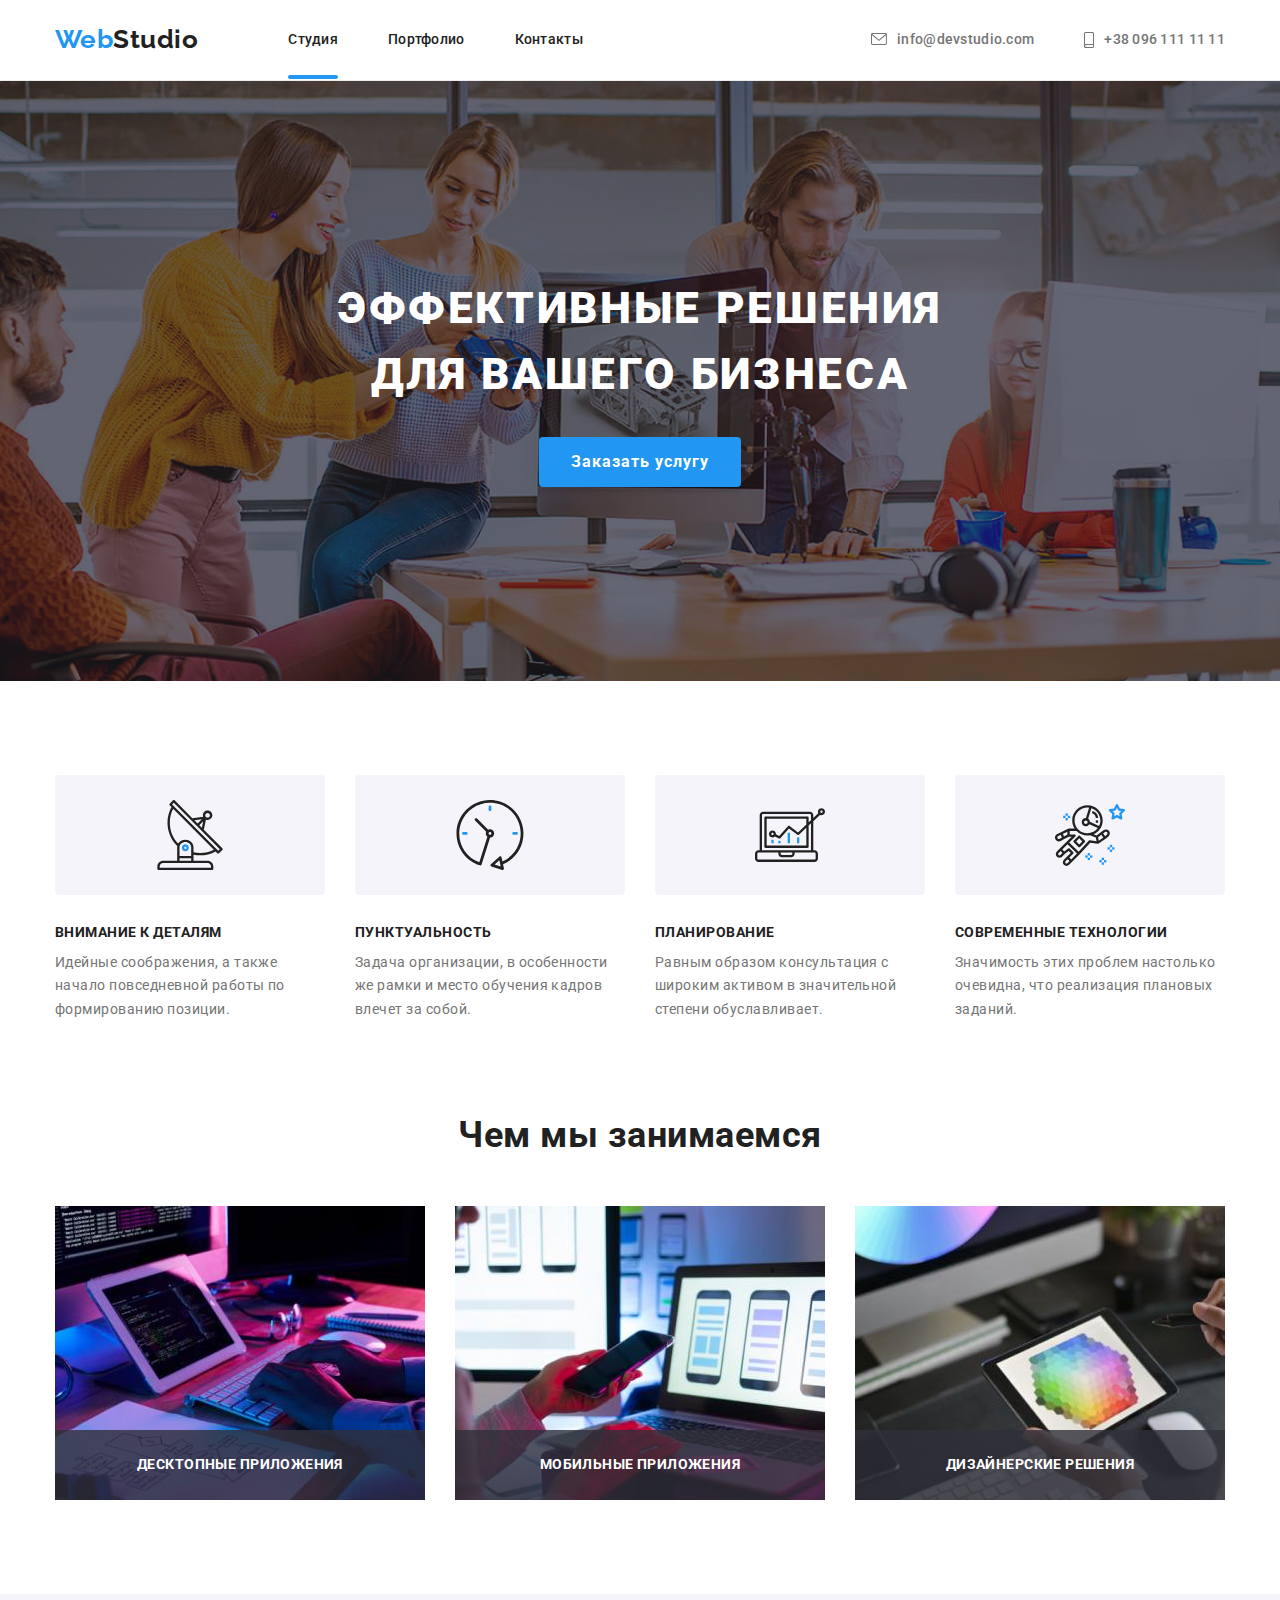
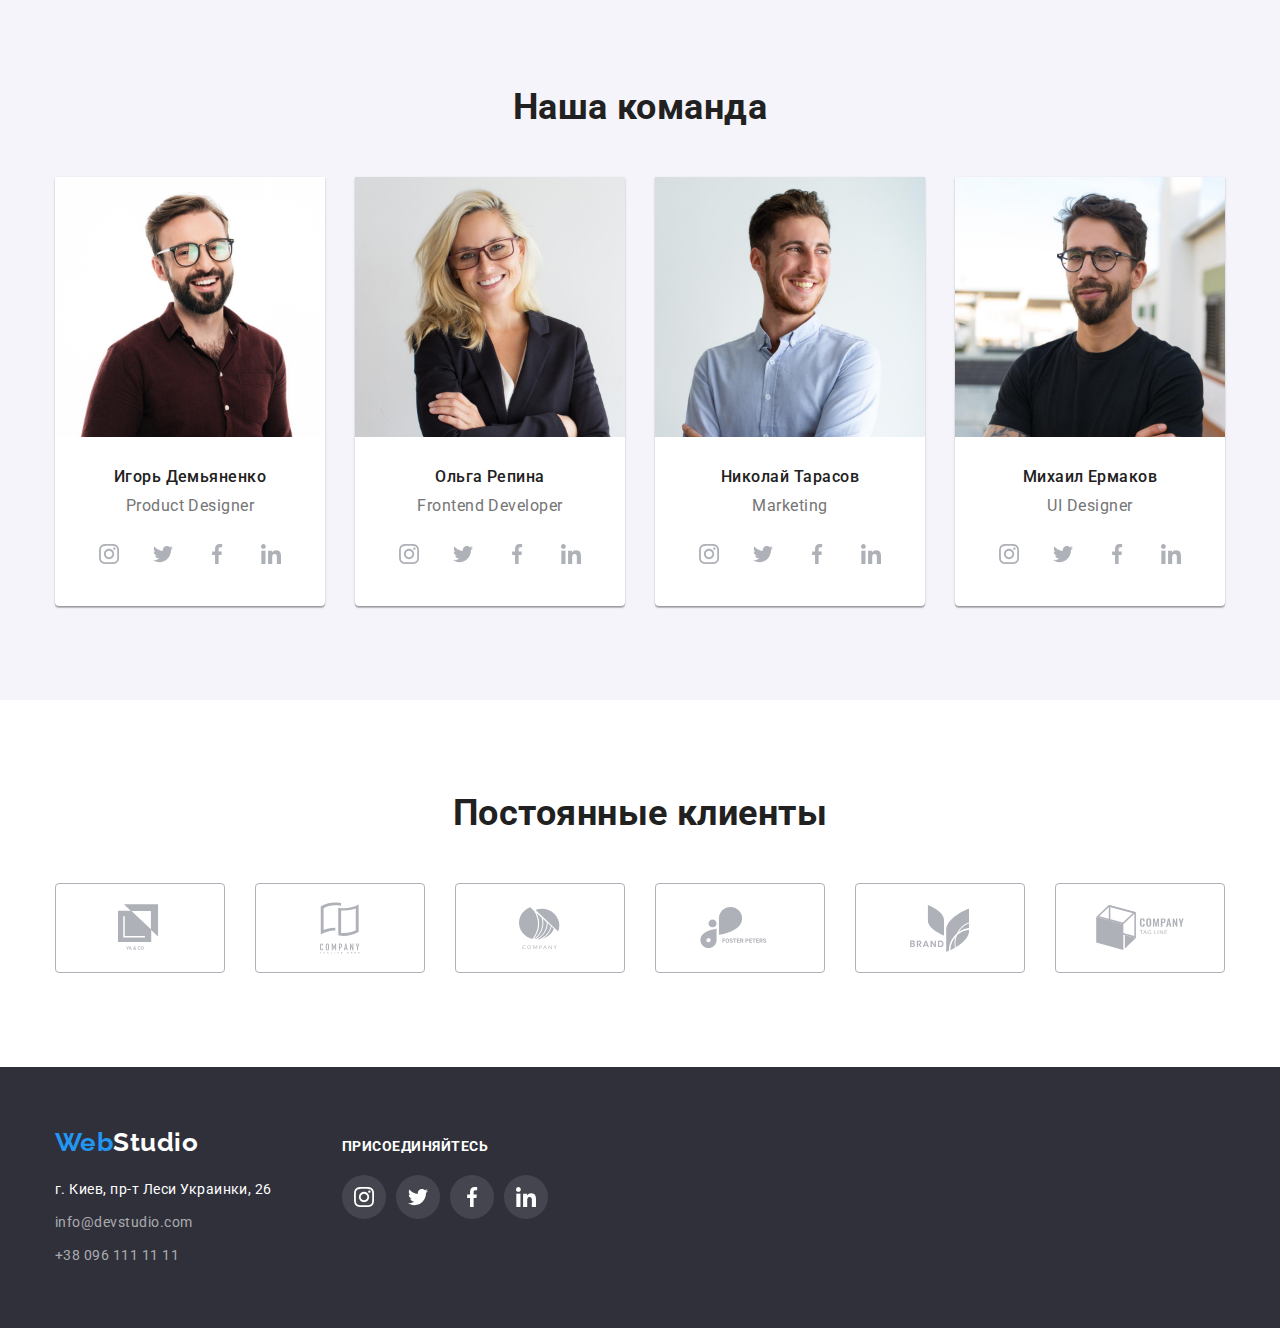
<file: index.html>
<!DOCTYPE html>
<html lang="ru">
<head>
    <meta charset="UTF-8">
    <meta http-equiv="X-UA-Compatible" content="IE=edge">
    <meta name="viewport" content="width=device-width, initial-scale=1.0">
    <title>WebStudio</title>
    <link rel="preconnect" href="https://fonts.gstatic.com">
    <link href="https://fonts.googleapis.com/css2?family=Raleway:wght@700&family=Roboto:wght@400;500;700;900&display=swap" rel="stylesheet">
    <link rel="stylesheet" href="https://cdnjs.cloudflare.com/ajax/libs/modern-normalize/0.2.0/modern-normalize.min.css">
    <link rel="stylesheet" href="./css/styles.css">
</head>
<body>
        <!--Навигация-->
        <header class="header">
            <div class="container">
            <nav class="navigation">
                <a href="./" class="webstudio-link"><span class="web">Web</span><span class="studio">Studio</span></a>
                <ul class="list menu">
                    <li class="menu-item"><a href="./" class="site-nav-link current">Студия</a></li>
                    <li class="menu-item"><a href="./portfolio.html" class="site-nav-link">Портфолио</a></li>
                    <li class="menu-item"><a href="" class="site-nav-link">Контакты</a></li>
                </ul>
            </nav>
            <ul class="list contacts">
                <li class="contacts-list"><a href="mailto:info@devstudio.com" class="contacts-item">
                    <svg class="icon" width="16" height="12">
                        <use href="./images/icons.svg#icon-envelope"></use>
                    </svg>
                    info@devstudio.com</a></li>
                <li class="contacts-list"><a href="tel:+380961111111" class="contacts-item">
                    <svg class="icon" width="10" height="16">
                        <use href="./images/icons.svg#icon-smartphone"></use>
                    </svg>
                    +38 096 111 11 11</a></li>
            </ul> 
            </div>           
        </header>
        <main>
        <section class="hero main-title">
            <div class="container">
                <h1 class="tag-main">Эффективные решения для вашего бизнеса</h1>
                <button type="button" class="order-button" data-modal-open>Заказать услугу</button>
            </div>
        </section>
        <!--Секция "Особенности"-->
        <section class="features-list section">
            <div class="container">
                <ul class="list grid">
                    <li class="grid-item features-item">
                        <div class="features-icon">
                            <svg class="icon">
                                <use href="./images/icons.svg#icon-antenna"></use>
                            </svg>
                        </div>
                        <h3 class="features">Внимание к деталям</h3>
                        <p class="description">Идейные соображения, а также начало повседневной работы по формированию позиции.</p>
                    </li>
                    <li class="grid-item features-item">
                        <div class="features-icon">
                                <svg class="icon">
                                <use href="./images/icons.svg#icon-clock"></use>
                            </svg>
                        </div>
                        <h3 class="features">Пунктуальность</h3>
                        <p class="description">Задача организации, в особенности же рамки и место обучения кадров влечет за собой.</p>
                    </li>
                    <li class="grid-item features-item">
                        <div class="features-icon">
                                <svg class="icon">
                                <use href="./images/icons.svg#icon-diagram"></use>
                            </svg>
                        </div>
                        <h3 class="features">Планирование</h3>
                        <p class="description">Равным образом консультация с широким активом в значительной степени обуславливает.</p>
                    </li>
                    <li class="grid-item features-item">
                        <div class="features-icon">
                                <svg class="icon">
                                <use href="./images/icons.svg#icon-astronaut"></use>
                            </svg>
                        </div>
                        <h3 class="features">Современные технологии</h3>
                        <p class="description">Значимость этих проблем настолько очевидна, что реализация плановых заданий.</p>
                    </li>
                </ul>
            </div>
        </section>
        <!--Секция "Чем мы занимаемся"-->
        <section class="activities section">
            <div class="container">
                <h2 class="activities-title">Чем мы занимаемся</h2>
                <ul class="list grid">
                    <li class="grid-item activities-item">
                        <img src="./images/box_1.jpg" 
                        alt="фото пример 1" 
                        width="370">
                      <div class="activities-meta">
                          <p class="activities-annotation">Десктопные приложения</p>
                      </div>
                    </li>
                    <li class="grid-item activities-item">
                        <img src="./images/box_2.jpg" 
                        alt="фото пример 2" 
                        width="370">
                      <div class="activities-meta">
                        <p class="activities-annotation">Мобильные приложения</p>
                      </div>
                    </li>
                    <li class="grid-item activities-item">
                        <img src="./images/box_3.jpg" 
                        alt="фото пример 3" 
                        width="370">
                      <div class="activities-meta">
                        <p class="activities-annotation">Дизайнерские решения</p>
                      </div>
                    </li>
                </ul>
            </div>
        </section>
        <!--Секция "Наша команда"-->
        <section class="team-list section">
            <div class="container">
                <h2 class="our-team">Наша команда</h2>
                <ul class="list grid">
                    <li class="grid-item team-item">
                        <img src="./images/team_card_1.jpg" alt="фото Игоря Демьяненко" width="270">
                        <div class="team-info"><h3 class="team-name">Игорь Демьяненко</h3>
                        <p class="team-description">Product Designer</p>
                        <ul class="list social-icons">
                            <li class="social-icons-item">
                              <a href="" class="social-icons-link" target="_blank" rel="noopener noreferrer">
                                <svg class="icon">
                                  <use href="./images/icons.svg#icon-instagram"></use>
                                </svg>
                              </a>
                            </li>
                            <li class="social-icons-item">
                              <a href="" class="social-icons-link" target="_blank" rel="noopener noreferrer">
                                <svg class="icon">
                                  <use href="./images/icons.svg#icon-twitter"></use>
                                </svg>
                              </a>
                            </li>
                            <li class="social-icons-item">
                              <a href="" class="social-icons-link" target="_blank" rel="noopener noreferrer">
                                <svg class="icon">
                                  <use href="./images/icons.svg#icon-facebook"></use>
                                </svg>
                              </a>
                            </li>
                            <li class="social-icons-item">
                              <a href="" class="social-icons-link" target="_blank" rel="noopener noreferrer">
                                <svg class="icon">
                                  <use href="./images/icons.svg#icon-linkedin"></use>
                                </svg>
                              </a>
                            </li>
                          </ul>
                        </div>
                    </li>
                    <li class="grid-item team-item">
                        <img src="./images/team_card_2.jpg" alt="фото Ольги Репиной" width="270">
                        <div class="team-info"><h3 class="team-name">Ольга Репина</h3>
                        <p class="team-description">Frontend Developer</p>
                        <ul class="list social-icons">
                            <li class="social-icons-item">
                              <a href="" class="social-icons-link" target="_blank" rel="noopener noreferrer">
                                <svg class="icon">
                                  <use href="./images/icons.svg#icon-instagram"></use>
                                </svg>
                              </a>
                            </li>
                            <li class="social-icons-item">
                              <a href="" class="social-icons-link" target="_blank" rel="noopener noreferrer">
                                <svg class="icon">
                                  <use href="./images/icons.svg#icon-twitter"></use>
                                </svg>
                              </a>
                            </li>
                            <li class="social-icons-item">
                              <a href="" class="social-icons-link" target="_blank" rel="noopener noreferrer">
                                <svg class="icon">
                                  <use href="./images/icons.svg#icon-facebook"></use>
                                </svg>
                              </a>
                            </li>
                            <li class="social-icons-item">
                              <a href="" class="social-icons-link" target="_blank" rel="noopener noreferrer">
                                <svg class="icon">
                                  <use href="./images/icons.svg#icon-linkedin"></use>
                                </svg>
                              </a>
                            </li>
                          </ul>
                        </div>                    
                    </li>
                    <li class="grid-item team-item">
                        <img src="./images/team_card_3.jpg" alt="фото Николая Тарасова" width="270">
                        <div class="team-info"><h3 class="team-name">Николай Тарасов</h3>
                        <p class="team-description">Marketing</p>
                        <ul class="list social-icons">
                            <li class="social-icons-item">
                              <a href="" class="social-icons-link" target="_blank" rel="noopener noreferrer">
                                <svg class="icon">
                                  <use href="./images/icons.svg#icon-instagram"></use>
                                </svg>
                              </a>
                            </li>
                            <li class="social-icons-item">
                              <a href="" class="social-icons-link" target="_blank" rel="noopener noreferrer">
                                <svg class="icon">
                                  <use href="./images/icons.svg#icon-twitter"></use>
                                </svg>
                              </a>
                            </li>
                            <li class="social-icons-item">
                              <a href="" class="social-icons-link" target="_blank" rel="noopener noreferrer">
                                <svg class="icon">
                                  <use href="./images/icons.svg#icon-facebook"></use>
                                </svg>
                              </a>
                            </li>
                            <li class="social-icons-item">
                              <a href="" class="social-icons-link" target="_blank" rel="noopener noreferrer">
                                <svg class="icon">
                                  <use href="./images/icons.svg#icon-linkedin"></use>
                                </svg>
                              </a>
                            </li>
                          </ul>
                        </div>
                    </li>
                    <li class="grid-item team-item">
                        <img src="./images/team_card_4.jpg" alt="фото Михаила Ермакова" width="270">
                        <div class="team-info"><h3 class="team-name">Михаил Ермаков</h3>
                        <p class="team-description">UI Designer</p>
                        <ul class="list social-icons">
                            <li class="social-icons-item">
                              <a href="" class="social-icons-link" target="_blank" rel="noopener noreferrer">
                                <svg class="icon">
                                  <use href="./images/icons.svg#icon-instagram"></use>
                                </svg>
                              </a>
                            </li>
                            <li class="social-icons-item">
                              <a href="" class="social-icons-link" target="_blank" rel="noopener noreferrer">
                                <svg class="icon">
                                  <use href="./images/icons.svg#icon-twitter"></use>
                                </svg>
                              </a>
                            </li>
                            <li class="social-icons-item">
                              <a href="" class="social-icons-link" target="_blank" rel="noopener noreferrer">
                                <svg class="icon">
                                  <use href="./images/icons.svg#icon-facebook"></use>
                                </svg>
                              </a>
                            </li>
                            <li class="social-icons-item">
                              <a href="" class="social-icons-link" target="_blank" rel="noopener noreferrer">
                                <svg class="icon">
                                  <use href="./images/icons.svg#icon-linkedin"></use>
                                </svg>
                              </a>
                            </li>
                          </ul>
                        </div>
                    </li>
                </ul>
            </div>
        </section>
        <section class="clients section">
            <div class="container">
                <h2 class="clients-title">Постоянные клиенты</h2>
                <ul class="list grid clients-icons">
                    <li class="clients-icons-item grid-item">
                        <a href="" class="clients-icons-link" target="_blank" rel="noopener noreferrer">
                            <svg class="icon" width="44.27" height="49.23">
                            <use href="./images/icons.svg#icon-logo-1"></use>
                            </svg>
                        </a>
                    </li>
                    <li class="clients-icons-item grid-item">
                        <a href="" class="clients-icons-link" target="_blank" rel="noopener noreferrer">
                            <svg class="icon" width="40" height="52">
                                <use href="./images/icons.svg#icon-logo-2"></use>
                            </svg>
                        </a>
                    </li>
                    <li class="clients-icons-item grid-item">
                        <a href="" class="clients-icons-link" target="_blank" rel="noopener noreferrer">
                            <svg class="icon" width="41" height="42.6">
                                <use href="./images/icons.svg#icon-logo-3"></use>
                            </svg>
                        </a>
                    </li>
                    <li class="clients-icons-item grid-item">
                        <a href="" class="clients-icons-link" target="_blank" rel="noopener noreferrer">
                            <svg class="icon" width="79.66" height="42.02">
                                <use href="./images/icons.svg#icon-logo-4"></use>
                            </svg>
                        </a>
                    </li>
                    <li class="clients-icons-item grid-item">
                        <a href="" class="clients-icons-link" target="_blank" rel="noopener noreferrer">
                            <svg class="icon" width="59" height="47">
                                <use href="./images/icons.svg#icon-logo-5"></use>
                            </svg>
                        </a>
                    </li>
                    <li class="clients-icons-item grid-item">
                        <a href="" class="clients-icons-link" target="_blank" rel="noopener noreferrer">
                            <svg class="icon" width="88.48" height="45.44">
                                <use href="./images/icons.svg#icon-logo-6"></use>
                            </svg>
                        </a>
                    </li>
                </ul>
            </div>
        </section>
    </main>

        <footer class="footer">
            <div class="container">
                <div class="footer-contacts"><a href="/" class="webstudio-link"><span class="web">Web</span><span class="studio-footer">Studio</span></a>
                    <address class="address">
                        г. Киев, пр-т Леси Украинки, 26
                        <ul class="list address-list">
                            <li class="address-items"><a href="mailto:info@devstudio.com" class="contacts-footer">info@devstudio.com</a></li>
                            <li class="address-items"><a href="tel:+380961111111" class="contacts-footer">+38 096 111 11 11</a></li>
                        </ul>
                    </address>
                </div>
                <div class="footer-social-links">
                    <h2 class="footer-social-tag">присоединяйтесь</h2>
                    <ul class="list social-icons">
                        <li class="social-icons-item">
                        <a href="" class="social-icons-link" target="_blank" rel="noopener noreferrer">
                            <svg class="footer-icon">
                            <use href="./images/icons.svg#icon-instagram"></use>
                            </svg>
                        </a>
                        </li>
                        <li class="social-icons-item">
                        <a href="" class="social-icons-link" target="_blank" rel="noopener noreferrer">
                            <svg class="footer-icon">
                            <use href="./images/icons.svg#icon-twitter"></use>
                            </svg>
                        </a>
                        </li>
                        <li class="social-icons-item">
                        <a href="" class="social-icons-link" target="_blank" rel="noopener noreferrer">
                            <svg class="footer-icon">
                            <use href="./images/icons.svg#icon-facebook"></use>
                            </svg>
                        </a>
                        </li>
                        <li class="social-icons-item">
                        <a href="" class="social-icons-link" target="_blank" rel="noopener noreferrer">
                            <svg class="footer-icon">
                            <use href="./images/icons.svg#icon-linkedin"></use>
                            </svg>
                        </a>
                        </li>
                    </ul>
                </div>
            </div>
        </footer>

      <!-- modal -->

        <div class="backdrop is-hidden" data-modal>
          <div class="modal">
              <button type="button" class="exit-modal" data-modal-close>
                  <svg class="close-modal-button" width="18px" height="18px">
                      <use href="./images/icons.svg#icon-close-modal"></use>
                  </svg>
              </button>
          </div>
      </div>
      <script src="./js/modal.js"></script>
    </body>
</html>
</file>
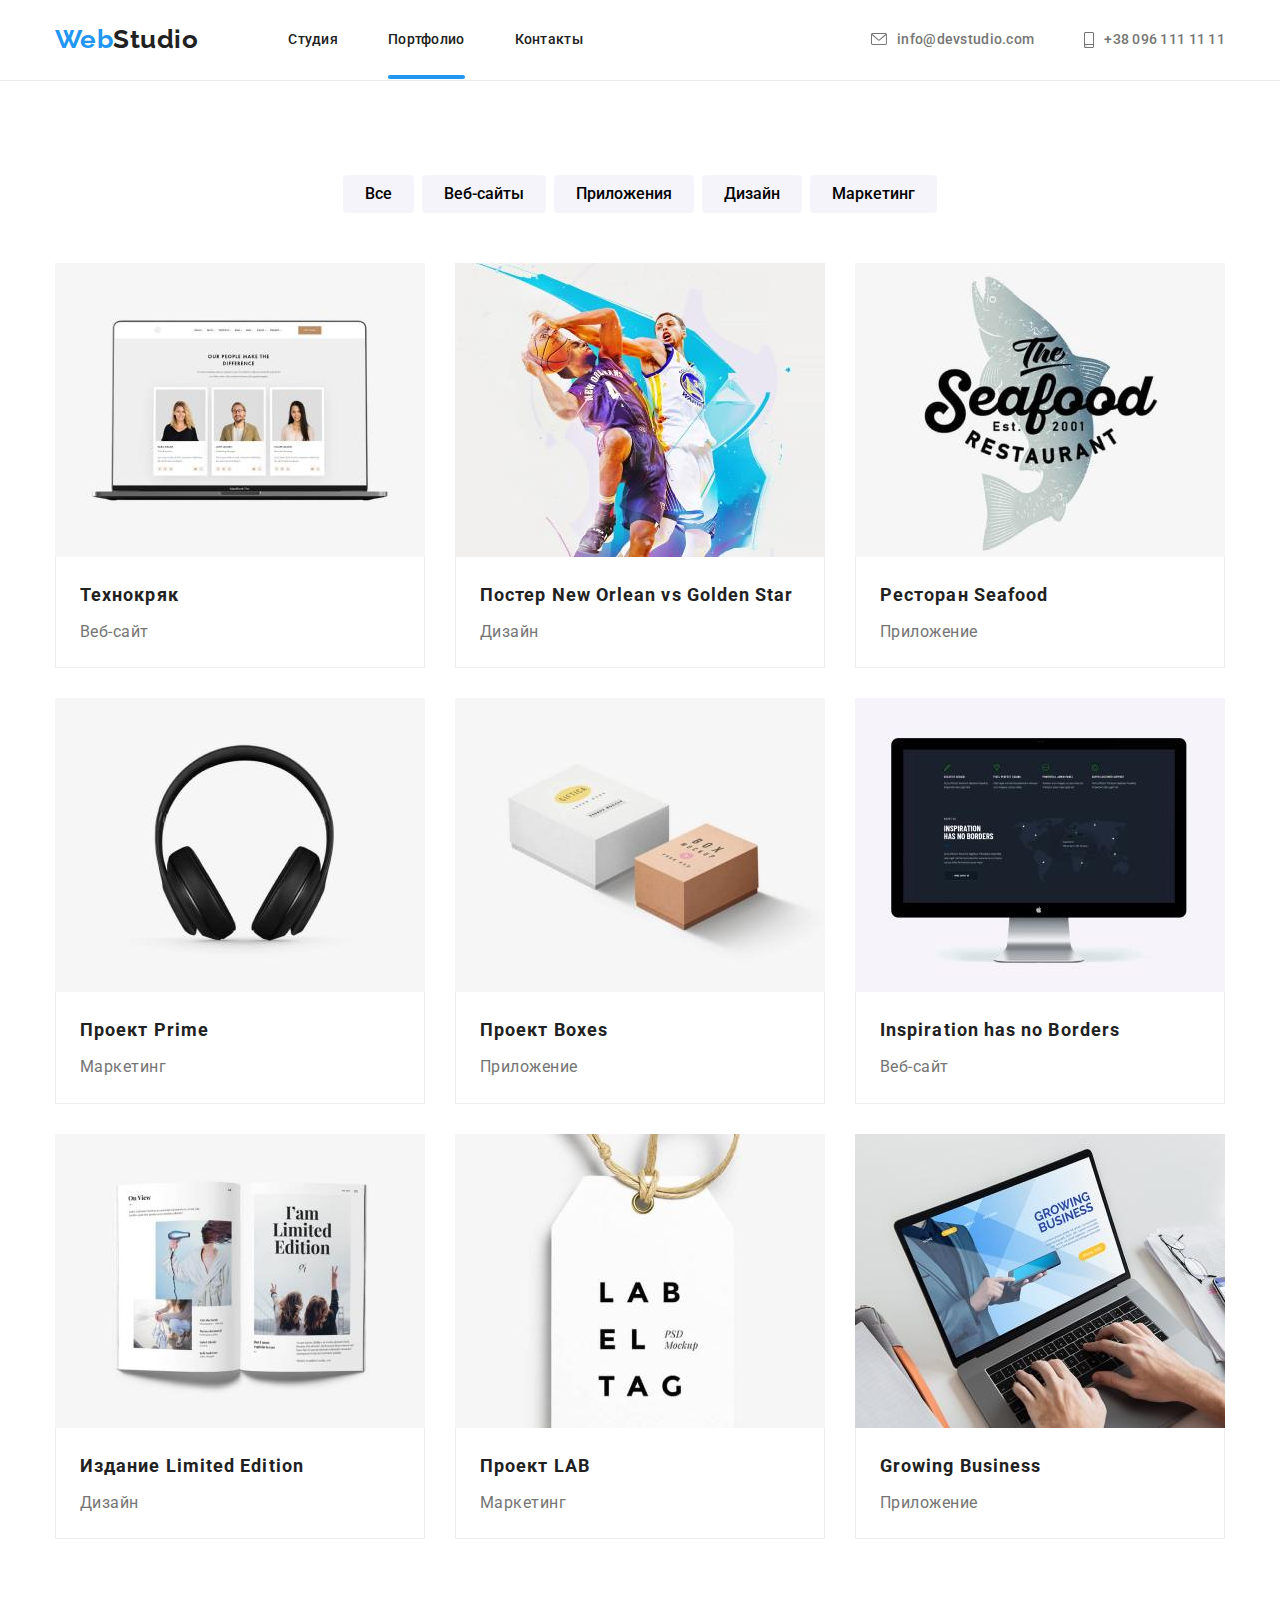
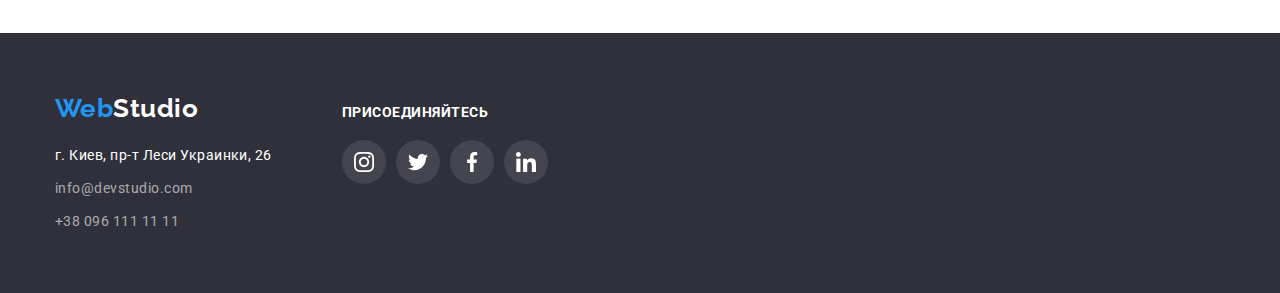
<file: portfolio.html>
<!DOCTYPE html>
<html lang="ru">
<head>
    <meta charset="UTF-8">
    <meta http-equiv="X-UA-Compatible" content="IE=edge">
    <meta name="viewport" content="width=device-width, initial-scale=1.0">
    <title>WebStudio</title>
    <link rel="preconnect" href="https://fonts.gstatic.com">
    <link href="https://fonts.googleapis.com/css2?family=Raleway:wght@700&family=Roboto:wght@400;500;700;900&display=swap" rel="stylesheet">
    <link rel="stylesheet" href="https://cdnjs.cloudflare.com/ajax/libs/modern-normalize/0.2.0/modern-normalize.min.css">
    <link rel="stylesheet" href="./css/styles.css">
</head>
<body>
        <!--Навигация-->
        <header class="header">
            <div class="container">
            <nav class="navigation">
                <a href="./" class="webstudio-link"><span class="web">Web</span><span class="studio">Studio</span></a>
                <ul class="list menu">
                    <li class="menu-item"><a href="./" class="site-nav-link">Студия</a></li>
                    <li class="menu-item"><a href="./portfolio.html" class="site-nav-link current">Портфолио</a></li>
                    <li class="menu-item"><a href="" class="site-nav-link">Контакты</a></li>
                </ul>
            </nav>
            <ul class="list contacts">
                <li class="contacts-list"><a href="mailto:info@devstudio.com" class="contacts-item">
                    <svg class="icon" width="16" height="12">
                        <use href="./images/icons.svg#icon-envelope"></use>
                    </svg>
                    info@devstudio.com</a></li>
                <li class="contacts-list"><a href="tel:+380961111111" class="contacts-item">
                    <svg class="icon" width="10" height="16">
                        <use href="./images/icons.svg#icon-smartphone"></use>
                    </svg>
                    +38 096 111 11 11</a></li>
            </ul> 
            </div>           
        </header>
        <main>
            <section class="section">
                <div class="container">
                    <h1 class="visually-hidden">Портфолио</h1>

                    <!--Кнопки фильтра проектов-->
                    <h2 class="visually-hidden">Фильтр</h2>
                    <ul class="list filter-list">
                        <li><button type="button" class="button filter-button">Все</button></li>
                        <li><button type="button" class="button filter-button">Веб-сайты</button></li>
                        <li><button type="button" class="button filter-button">Приложения</button></li>
                        <li><button type="button" class="button filter-button">Дизайн</button></li>
                        <li><button type="button" class="button filter-button">Маркетинг</button></li>
                    </ul>
                    
                    <!--Примеры работ-->
                    <h2 class="visually-hidden">Примеры работ</h2>
                    <ul class="list grid portfolio">
                        <li class="grid-item portfolio-item">
                            <div class="portfolio-filling">
                                <img src="./images-portfolio/img-portfolio-1.jpg" alt="пример №1" width="370">
                                <div class="portfolio-meta">
                                    <p class="portfolio-annotation">Технокряк это современная площадка распространения коронавируса. Компании используют эту
                                        платформу для цифрового шпионажа и атак на защищённые сервера конкурентов.
                                    </p>
                                </div>
                            </div>
                            <div class="portfolio-info"><h3 class="portfolio-name">Технокряк</h3>
                                <p class="portfolio-description">Веб-сайт</p>
                            </div>
                        </li>
                        <li class="grid-item portfolio-item">
                            <div class="portfolio-filling">
                                <img src="./images-portfolio/img-portfolio-2.jpg" alt="пример №2" width="370">
                                <div class="portfolio-meta">
                                    <p class="portfolio-annotation">Технокряк это современная площадка распространения коронавируса. Компании используют эту
                                        платформу для цифрового шпионажа и атак на защищённые сервера конкурентов.
                                    </p>
                                </div>
                            </div>
                            <div class="portfolio-info"><h3 class="portfolio-name">Постер New Orlean vs Golden Star</h3>
                                <p class="portfolio-description">Дизайн</p>
                            </div>
                        </li>
                        <li class="grid-item portfolio-item">
                            <div class="portfolio-filling">
                                <img src="./images-portfolio/img-portfolio-3.jpg" alt="пример №3" width="370">
                                <div class="portfolio-meta">
                                    <p class="portfolio-annotation">Технокряк это современная площадка распространения коронавируса. Компании используют эту
                                        платформу для цифрового шпионажа и атак на защищённые сервера конкурентов.
                                    </p>
                                </div>
                            </div>
                            <div class="portfolio-info"><h3 class="portfolio-name">Ресторан Seafood</h3>
                                <p class="portfolio-description">Приложение</p>
                            </div>
                        </li>
                        <li class="grid-item portfolio-item">
                            <div class="portfolio-filling">
                                <img src="./images-portfolio/img-portfolio-4.jpg" alt="пример №4" width="370">
                                <div class="portfolio-meta">
                                    <p class="portfolio-annotation">Технокряк это современная площадка распространения коронавируса. Компании используют эту
                                        платформу для цифрового шпионажа и атак на защищённые сервера конкурентов.
                                    </p>
                                </div>
                            </div>
                            <div class="portfolio-info"><h3 class="portfolio-name">Проект Prime</h3>
                                <p class="portfolio-description">Маркетинг</p>
                            </div>
                        </li>
                        <li class="grid-item portfolio-item">
                            <div class="portfolio-filling">
                                <img src="./images-portfolio/img-portfolio-5.jpg" alt="пример №5" width="370">
                                <div class="portfolio-meta">
                                    <p class="portfolio-annotation">Технокряк это современная площадка распространения коронавируса. Компании используют эту
                                        платформу для цифрового шпионажа и атак на защищённые сервера конкурентов.
                                    </p>
                                </div>
                            </div>
                            <div class="portfolio-info"><h3 class="portfolio-name">Проект Boxes</h3>
                                <p class="portfolio-description">Приложение</p>
                            </div>
                        </li>
                        <li class="grid-item portfolio-item">
                            <div class="portfolio-filling">
                                <img src="./images-portfolio/img-portfolio-6.jpg" alt="пример №6" width="370">
                                <div class="portfolio-meta">
                                    <p class="portfolio-annotation">Технокряк это современная площадка распространения коронавируса. Компании используют эту
                                        платформу для цифрового шпионажа и атак на защищённые сервера конкурентов.
                                    </p>
                                </div>
                            </div>
                            <div class="portfolio-info"><h3 class="portfolio-name">Inspiration has no Borders</h3>
                                <p class="portfolio-description">Веб-сайт</p>
                            </div>
                        </li>
                        <li class="grid-item portfolio-item">
                            <div class="portfolio-filling">
                                <img src="./images-portfolio/img-portfolio-7.jpg" alt="пример №7" width="370">
                                <div class="portfolio-meta">
                                    <p class="portfolio-annotation">Технокряк это современная площадка распространения коронавируса. Компании используют эту
                                        платформу для цифрового шпионажа и атак на защищённые сервера конкурентов.
                                    </p>
                                </div>
                            </div>
                            <div class="portfolio-info"><h3 class="portfolio-name">Издание Limited Edition</h3>
                                <p class="portfolio-description">Дизайн</p>
                            </div>
                        </li>
                        <li class="grid-item portfolio-item">
                            <div class="portfolio-filling">
                                <img src="./images-portfolio/img-portfolio-8.jpg" alt="пример №8" width="370">
                                <div class="portfolio-meta">
                                    <p class="portfolio-annotation">Технокряк это современная площадка распространения коронавируса. Компании используют эту
                                        платформу для цифрового шпионажа и атак на защищённые сервера конкурентов.
                                    </p>
                                </div>
                            </div>
                            <div class="portfolio-info"><h3 class="portfolio-name">Проект LAB</h3>
                                <p class="portfolio-description">Маркетинг</p>
                            </div>
                        </li>
                        <li class="grid-item portfolio-item">
                            <div class="portfolio-filling">
                                <img src="./images-portfolio/img-portfolio-9.jpg" alt="пример №9" width="370">
                                <div class="portfolio-meta">
                                    <p class="portfolio-annotation">Технокряк это современная площадка распространения коронавируса. Компании используют эту
                                        платформу для цифрового шпионажа и атак на защищённые сервера конкурентов.
                                    </p>
                                </div>
                            </div>
                            <div class="portfolio-info"><h3 class="portfolio-name">Growing Business</h3>
                            <p class="portfolio-description">Приложение</p>
                            </div>
                        </li>
                    </ul>
                </div>
            </section>
        </main>
        <footer class="footer">
            <div class="container">
                <div class="footer-contacts"><a href="/" class="webstudio-link"><span class="web">Web</span><span class="studio-footer">Studio</span></a>
                    <address class="address">
                        г. Киев, пр-т Леси Украинки, 26
                        <ul class="list address-list">
                            <li class="address-items"><a href="mailto:info@devstudio.com" class="contacts-footer">info@devstudio.com</a></li>
                            <li class="address-items"><a href="tel:+380961111111" class="contacts-footer">+38 096 111 11 11</a></li>
                        </ul>
                    </address>
                </div>
                <div class="footer-social-links">
                    <h2 class="footer-social-tag">присоединяйтесь</h2>
                    <ul class="list social-icons">
                        <li class="social-icons-item">
                        <a href="" class="social-icons-link" target="_blank" rel="noopener noreferrer">
                            <svg class="footer-icon">
                            <use href="./images/icons.svg#icon-instagram"></use>
                            </svg>
                        </a>
                        </li>
                        <li class="social-icons-item">
                        <a href="" class="social-icons-link" target="_blank" rel="noopener noreferrer">
                            <svg class="footer-icon">
                            <use href="./images/icons.svg#icon-twitter"></use>
                            </svg>
                        </a>
                        </li>
                        <li class="social-icons-item">
                        <a href="" class="social-icons-link" target="_blank" rel="noopener noreferrer">
                            <svg class="footer-icon">
                            <use href="./images/icons.svg#icon-facebook"></use>
                            </svg>
                        </a>
                        </li>
                        <li class="social-icons-item">
                        <a href="" class="social-icons-link" target="_blank" rel="noopener noreferrer">
                            <svg class="footer-icon">
                            <use href="./images/icons.svg#icon-linkedin"></use>
                            </svg>
                        </a>
                        </li>
                    </ul>
                </div>
            </div>
        </footer>
    </body>
</html>
</file>
<file: css/styles.css>
:root {
    --primary-text-color: #212121;
    --secondary-text-color: #757575;
    --accent-text-color: #2196F3;
    --block-color: #2F303A;
    --white-color: #ffffff;
    --border-color: #ECECEC;
    --grid-item: 1;
}

/*Стили для обнуления*/

html {
    box-sizing: border-box;
}

*, 
::after, 
::before {
    box-sizing: inherit;
}

h1,
h2,
h3,
h4,
h5,
h6,
p {
	margin-top: 0;
}

.list {
	list-style: none;
	padding-left: 0;
	margin: 0;
}

img {
    display: block;
    max-width: 100%;
    height: auto;
}

body {
    background-color: var(--white-color);
    font-family: Roboto, sans-serif;
    font-style: normal;
    letter-spacing: 0.03em;
    color: var(--primary-text-color);
}

.container {
    width: 1200px;
    padding-right: 15px;
    padding-left: 15px;
    margin-right: auto;
    margin-left: auto;
}

.grid {    
    display: flex;
    flex-wrap: wrap;
    margin-left: -30px;
    margin-top: -30px;    
}

.grid-item {
    flex-basis: calc((100% - 30px * var(--grid-item)) / var(--grid-item));
    margin-left: 30px;
    margin-top: 30px;
}

.section {
    padding-top: 94px;
    padding-bottom: 94px;
}

/*header*/
.header {
    background-color: #ffffff;
    padding-top: 24px;
    padding-bottom: 25px;
    border-bottom: 1px solid;
    border-color: var(--border-color);
}

.web,
.studio,
.studio-footer {
    font-family: Raleway, sans-serif;
    font-style: normal;
    font-weight: 700;
    font-size: 26px;
    line-height: 1.2;
}

.web {
    color: var(--accent-text-color);
}

.studio {
    color: var(--primary-text-color);
}

.webstudio-link {
    text-decoration: none;
}

.menu {
    display: inline-flex;
}

.menu-item:not(:last-child) {
    margin-right: 50px;
}
.header .container {
    display: flex;
    justify-content: flex-end;
    align-items: center;
}

.header .webstudio-link {
    margin-right: 90px;
}

.navigation {
    display: flex;
    align-items: center;
    margin-right: auto;
}

/*site nav*/
.current {
    position: relative;
    font-weight: 500;
    font-size: 14px;
    line-height: 1.1;
    letter-spacing: 0.02em;
    text-decoration: none;
    color: var(--accent-text-color);
}

.current::after {
    position: absolute;
    left: 0;
    bottom: 0;
    content: "";
    display: block;
    height: 4px;
    width: 100%;
    border-radius: 2px;
    background-color: var(--accent-text-color);
}

.site-nav-link {
    padding-bottom: 32px;
    padding-top: 32px;
    font-weight: 500;
    font-size: 14px;
    line-height: 1.1;
    letter-spacing: 0.02em;
    text-decoration: none;
    color: var(--primary-text-color);
    transition: color 250ms cubic-bezier(0.4, 0, 0.2, 1);
}

.site-nav-link:hover,
.site-nav-link:focus {
    color: var(--accent-text-color);
}

/*contacts header*/
.contacts {
    display: inline-flex;
}

.contacts a {
    padding-top: 5px;
    padding-bottom: 5px;    
}

.contacts-item .icon {
    margin-right: 10px;
    fill: var(--secondary-text-color);
    transition: fill 250ms cubic-bezier(0.4, 0, 0.2, 1);
}

.contacts-item:hover .icon,
.contacts-item:focus .icon {
    fill: var(--accent-text-color);
}

.contacts-list:nth-child(2n) {
    margin-left: 50px;
}


.contacts-item {
    display: flex;
    align-items: center;
    color: var(--secondary-text-color);
    font-weight: 500;
    font-size: 14px;
    line-height: 1.1;
    letter-spacing: 0.02em;
    text-decoration: none;
    transition: color 250ms cubic-bezier(0.4, 0, 0.2, 1);
}

.contacts-item:hover,
.contacts-item:focus {
    color: var(--accent-text-color);
}

/*hero*/
.hero {
    display: flex;
    align-items: center;
    background-image: linear-gradient( 
        to right, 
        rgba(47, 48, 58, 0.4), 
        rgba(47, 48, 58, 0.4)), 
        url(../images/main-image.jpg);
    height: 600px;
    max-width: 1600px;
    margin-left: auto;
    margin-right: auto;
    background-repeat: no-repeat;
    background-position: center;
    background-size: cover;
}

.tag-main {
    width: calc(100% / 12 * 7);
    display: flex;
    justify-content: center;
    margin-right: auto;
    margin-left: auto;
    margin-bottom: 30px;
}
.main-title{
    background-color: var(--block-color);
    padding-top: 200px;
    padding-bottom: 200px;
}

.tag-main {
    font-weight: 900;
    font-size: 44px;
    line-height: 1.5;
    text-align: center;
    letter-spacing: 0.06em;
    text-transform: uppercase;
    color: var(--white-color);
}

.order-button {
    margin-left: auto;
    margin-right: auto;
    padding: 10px 32px;
    color: var(--white-color);
    background-color: var(--accent-text-color);
    font-weight: 700;
    font-size: 16px;
    line-height: 1.9;
    display: flex;
    align-items: center;
    text-align: center;
    letter-spacing: 0.06em;
    cursor: pointer;
    box-shadow: 0px 4px 4px rgba(0, 0, 0, 0.15);
    border-radius: 4px;
    border: none;
}

.order-button:hover,
.order-button:focus {
    background-color: var(--secondary-text-color);
    filter: drop-shadow(0px 4px 4px rgba(0, 0, 0, 0.25));
}

.list{
    margin-bottom: 0;
    padding-left: 0;
    list-style: none;
}

.features {
    font-weight: 700;
    font-size: 14px;
    line-height: 1.1;
    text-transform: uppercase;
    color: var(--primary-text-color);
    margin-bottom: 10px;
}

.features-item {
    --grid-item: 4;    
}

.features-item .icon {
    width: 70px;
    height: 70px;
}

.features-icon {
    display: flex;
    align-items: center;
    justify-content: center;
    background-color: #f5f4fa;
    height: 120px;
    border-radius: 4px;
    margin-bottom: 30px;
}

.description {
    margin-bottom: 0;
    font-weight: 400;
    font-size: 14px;
    line-height: 1.7;
    color: var(--secondary-text-color);
}


.activities {
    padding-top: 0px;
}

.activities-title {
    display: flex;
    justify-content: center;
    margin-right: auto;
    margin-left: auto;
    margin-bottom: 50px;
}

.activities-item {
    --grid-item: 3;
    position: relative;
}

.activities-meta {
    display: flex;
    justify-content: center;
    align-items: center;
    position: absolute;
    left: 0;
    bottom: 0;
    width: 100%;
    height: 70px;
    background-color: rgba(47, 48, 58, 0.8);
}

.activities-annotation {
    font-weight: 700;
    font-size: 14px;
    line-height: 1.14;
    letter-spacing: 0.03em;
    text-transform: uppercase;
    color: var(--white-color);
    margin-bottom: 0;
}

.our-team {
    display: flex;
    justify-content: center;
    margin-right: auto;
    margin-left: auto;
    margin-bottom: 50px;
}

.team-item {
    --grid-item: 4;
    text-align: center;
    background-color: #ffffff;
    box-shadow: 0px 1px 3px rgba(0, 0, 0, 0.12), 
    0px 1px 1px rgba(0, 0, 0, 0.14), 
    0px 2px 1px rgba(0, 0, 0, 0.2);
    border-radius: 0px 0px 4px 4px;
}

.team-list {
    background-color: #F5F4FA;
}

.team-info {
    padding: 30px 32px;
}

.team-name {
    font-weight: 500;
    font-size: 16px;
    line-height: 1.2;
    text-align: center;
    margin-bottom: 0;
}

.team-description {
    font-weight: 400;
    font-size: 16px;
    line-height: 1.2;
    text-align: center;
    color: var(--secondary-text-color);
    margin-top: 10px;
    margin-bottom: 16px;    
}

.social-icons {
    display: inline-flex;
}

.social-icons .icon {
    width: 20px;
    height: 20px;
    fill: #AFB1B8;
    transition: fill 250ms cubic-bezier(0.4, 0, 0.2, 1);
}

.social-icons-link {
    display: flex;
    justify-content: center;
    align-items: center;
    border-radius: 50%;
    width: 44px;
    height: 44px;
    background-color: rgba(255, 255, 255, 0.1);
    transition: background-color 250ms cubic-bezier(0.4, 0, 0.2, 1);
}

.social-icons-link:hover,
.social-icons-link:focus {
    background-color: var(--accent-text-color);
}

.social-icons-link:hover .icon,
.social-icons-link:focus .icon {
    fill: var(--white-color);        
}

.social-icons-item + .social-icons-item {
    margin-left: 10px;
}

.activities-title,
.our-team,
.clients-title {
    font-weight: 700;
    font-size: 36px;
    line-height: 1.1;
    color: var(--primary-text-color);
    margin-bottom: 50px;
    text-align: center;
}

.clients-icons {
    display: flex;
    flex-wrap: wrap;       
}

.clients-icons-link {
    display: flex;
    border: 1px solid #AFB1B8;
    box-sizing: border-box;
    border-radius: 4px;
    height: 90px;
    justify-content: center;
    align-items: center;
    transition: border 250ms cubic-bezier(0.4, 0, 0.2, 1);    
}

.clients-icons-item {
    --grid-item: 6;
}

.clients-icons .icon {
    fill: #AFB1B8;
    transition: fill 250ms cubic-bezier(0.4, 0, 0.2, 1);
}

.clients-icons-link:hover,
.clients-icons-link:focus {
    border: 1px solid var(--accent-text-color);
}

.clients-icons-link:hover .icon,
.clients-icons-link:focus .icon {
    fill: var(--accent-text-color);
}

/*footer*/
footer {
    background-color: var(--block-color);
    padding-bottom: 60px;
    padding-top: 60px;
}
.studio-footer {
    color: var(--white-color);
}
.address {
    font-style: normal;
    font-weight: 400;
    font-size: 14px;
    line-height: 1.7;
    color: var(--white-color);
    margin-top: 20px;
}

.contacts-footer {
    text-decoration: none;
    color: rgb(255, 255, 255, 0.6);
    transition: fill 250ms cubic-bezier(0.4, 0, 0.2, 1);
}

.contacts-footer:hover,
.contacts-footer:focus {
    color: var(--accent-text-color);
}

.address-list {
    margin-top: 9px;
}

.address-items:nth-child(2n) {
    margin-top: 9px;
}

.footer .container {
    display: flex;
    align-items: baseline;
}

.footer .webstudio-link {
    margin-bottom: 20px;
}

.footer-contacts {
    margin-right: 70px;
}

.footer-social-tag {
    font-weight: 700;
    font-size: 14px;
    line-height: 1.1;
    text-transform: uppercase;
    color: #FFFFFF;
    margin-bottom: 20px;
}

.social-icons .footer-icon {
    width: 20px;
    height: 20px;
    fill: #FFFFFF;
}

/*portfolio*/
.button {
    padding: 6px 22px;
    font-weight: 500;
    font-size: 16px;
    line-height: 1.6;
    text-align: center;
    cursor: pointer;
    background-color: #F5F4FA;
    border-radius: 4px;
    border: none;
    transition: color 250ms cubic-bezier(0.4, 0, 0.2, 1),
    background-color 250ms cubic-bezier(0.4, 0, 0.2, 1),
    box-shadow 250ms cubic-bezier(0.4, 0, 0.2, 1);
}

.button:hover,
.button:focus{
    background-color: var(--accent-text-color);
    color: var(--white-color);
    box-shadow: 0px 3px 1px rgba(0, 0, 0, 0.1), 
    0px 1px 2px rgba(0, 0, 0, 0.08), 
    0px 2px 2px rgba(0, 0, 0, 0.12);
}

.visually-hidden {
    position: absolute;
    clip: rect(1px 1px 1px 1px);
    clip: rect(1px, 1px, 1px, 1px);
    padding: 0;
    border: 0;
    height: 1px;
    width: 1px;
    overflow: hidden;
}

.portfolio-item {
    background: #FFFFFF;
    --grid-item: 3;
    position: relative;
    transition: box-shadow 250ms cubic-bezier(0.4, 0, 0.2, 1);
}

.portfolio-item:hover {
    box-shadow: 0px 1px 1px rgba(0, 0, 0, 0.12), 
    0px 4px 4px rgba(0, 0, 0, 0.06), 
    1px 4px 6px rgba(0, 0, 0, 0.16);
}

.portfolio-item:hover .portfolio-meta,
.portfolio-item:focus .portfolio-meta {
  transform: translateY(-100%);
  opacity: 1;
}

.portfolio-filling {
    position: relative;
    overflow: hidden;
}

.portfolio-meta {
    position: absolute;
    top: 100%;
    height: 0;
    width: 370px;
    height: 294px;
    padding: 63px 24px;
    background-color: rgba(33, 150, 243, 0.9);
    opacity: 0;
    pointer-events: none;
    transform: translateY(0);
    transition: transform 250ms cubic-bezier(0.4, 0, 0.2, 1),
    opacity 250ms cubic-bezier(0.4, 0, 0.2, 1);
}

.portfolio-annotation {
    font-size: 18px;
    line-height: 1.56;
    letter-spacing: 0.03em;
    color: var(--white-color);
    opacity: inherit;
}

.portfolio-name{
    font-weight: 700;
    font-size: 18px;
    line-height: 2;
    letter-spacing: 0.06em;
    margin-bottom: 4px;
}

.portfolio-description {
    margin-bottom: 0;
    font-weight: 400;
    font-size: 16px;
    line-height: 1.9;
    color: var(--secondary-text-color);
}

.filter-list {
    display: flex;
    align-items: center;
    justify-content: center;
    margin-right: auto;
    margin-left: auto;
    margin-bottom: 50px;    

}

.filter-list :not(:last-child) {
    margin-right: 8px;    
}

.portfolio-info {
    padding: 20px 24px;
    border-right: 1px solid #EEEEEE;
    border-bottom: 1px solid #EEEEEE;
    border-left: 1px solid #EEEEEE;
    box-sizing: border-box;
}

/* modal-window */

.backdrop {
    position: fixed;
    top: 0;
    left: 0;
    width: 100%;
    height: 100%;
    background-color: rgba(0, 0, 0, 0.2);
    opacity: 1;
    transform: scale(1);
    transition: transform 350ms linear, opacity 350ms linear;
}

.backdrop.is-hidden {
    transform: scale(0.3);
    opacity: 0;
    pointer-events: none;
}
  
.modal {
    position: absolute;
    top: 50%;
    left: 50%;
    transform: translate(-50%, -50%) scale(1);
    min-width: 528px;
    min-height: 581px;
    border-radius: 4px;
    background-color: var(--white-color);
    box-shadow: 0px 1px 3px rgba(0, 0, 0, 0.12), 
                0px 1px 1px rgba(0, 0, 0, 0.14),
                0px 2px 1px rgba(0, 0, 0, 0.2);
}

.exit-modal {
    position: absolute;
    display: flex;
    justify-content: center;
    align-items: center;
    top: 8px;
    right: 8px;
    width: 30px;
    height: 30px;
    background-color: transparent;
    border-radius: 50%;
    border-color: rgba(0, 0, 0, 0.1);
    cursor: pointer;
}

.close-modal-button {
    color: rgba(0, 0, 0, 1);    
}
</file>
